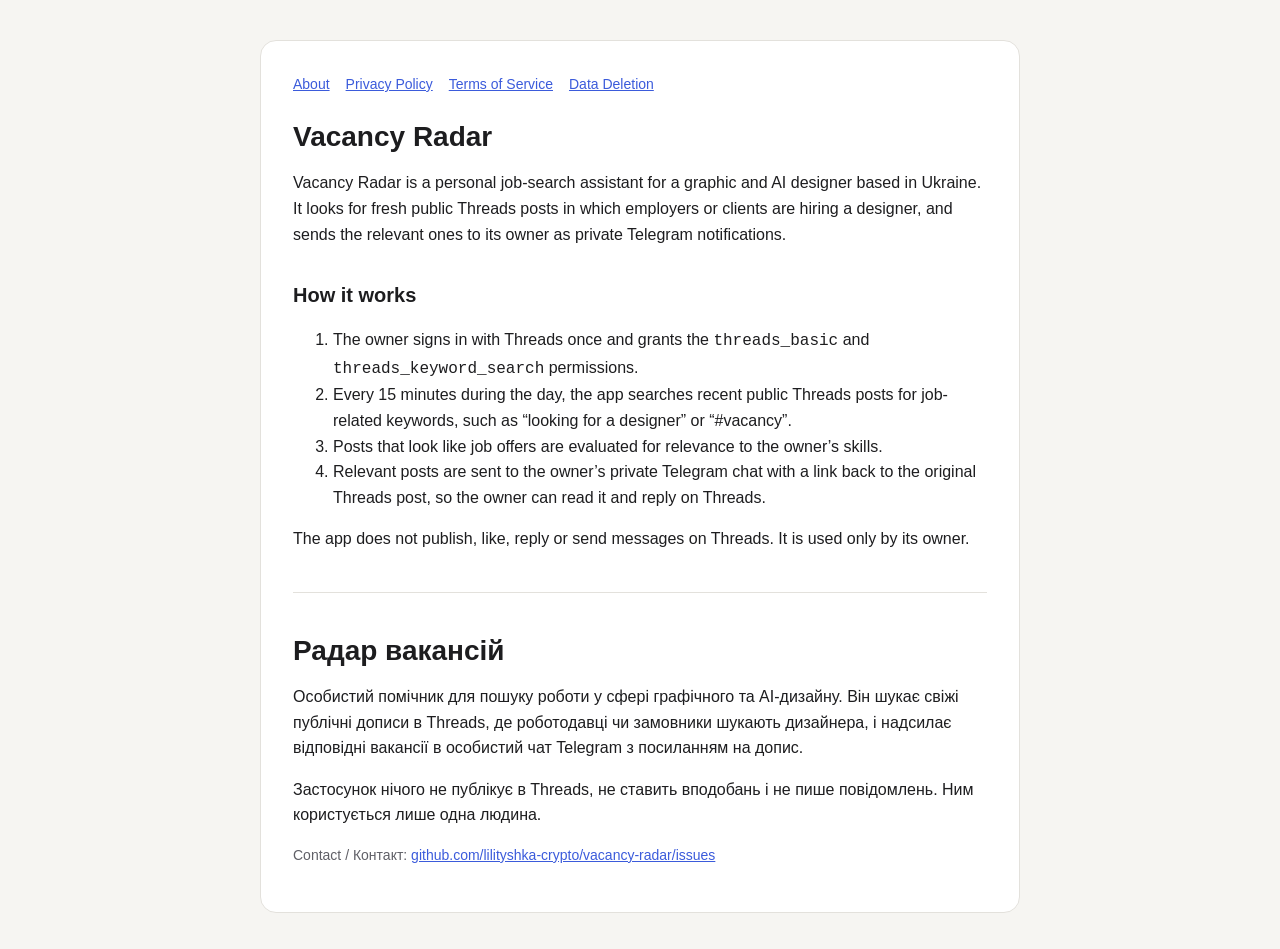
<file: index.html>
<!doctype html>
<html lang="en">
<head>
  <meta charset="utf-8">
  <meta name="viewport" content="width=device-width, initial-scale=1">
  <title>Vacancy Radar</title>
  <link rel="stylesheet" href="style.css">
</head>
<body>
<main>
  <nav>
    <a href="index.html">About</a>
    <a href="privacy.html">Privacy Policy</a>
    <a href="terms.html">Terms of Service</a>
    <a href="data-deletion.html">Data Deletion</a>
  </nav>

  <h1>Vacancy Radar</h1>
  <p>Vacancy Radar is a personal job-search assistant for a graphic and AI designer based in Ukraine.
    It looks for fresh public Threads posts in which employers or clients are hiring a designer,
    and sends the relevant ones to its owner as private Telegram notifications.</p>

  <h2>How it works</h2>
  <ol>
    <li>The owner signs in with Threads once and grants the <code>threads_basic</code> and
      <code>threads_keyword_search</code> permissions.</li>
    <li>Every 15 minutes during the day, the app searches recent public Threads posts for job-related keywords,
      such as “looking for a designer” or “#vacancy”.</li>
    <li>Posts that look like job offers are evaluated for relevance to the owner’s skills.</li>
    <li>Relevant posts are sent to the owner’s private Telegram chat with a link back to the original Threads post,
      so the owner can read it and reply on Threads.</li>
  </ol>
  <p>The app does not publish, like, reply or send messages on Threads. It is used only by its owner.</p>

  <hr>

  <h1>Радар вакансій</h1>
  <p>Особистий помічник для пошуку роботи у сфері графічного та AI-дизайну. Він шукає свіжі публічні
    дописи в Threads, де роботодавці чи замовники шукають дизайнера, і надсилає відповідні вакансії
    в особистий чат Telegram з посиланням на допис.</p>
  <p>Застосунок нічого не публікує в Threads, не ставить вподобань і не пише повідомлень.
    Ним користується лише одна людина.</p>

  <p class="muted">Contact / Контакт:
    <a href="https://github.com/lilityshka-crypto/vacancy-radar/issues">github.com/lilityshka-crypto/vacancy-radar/issues</a></p>
</main>
</body>
</html>
</file>
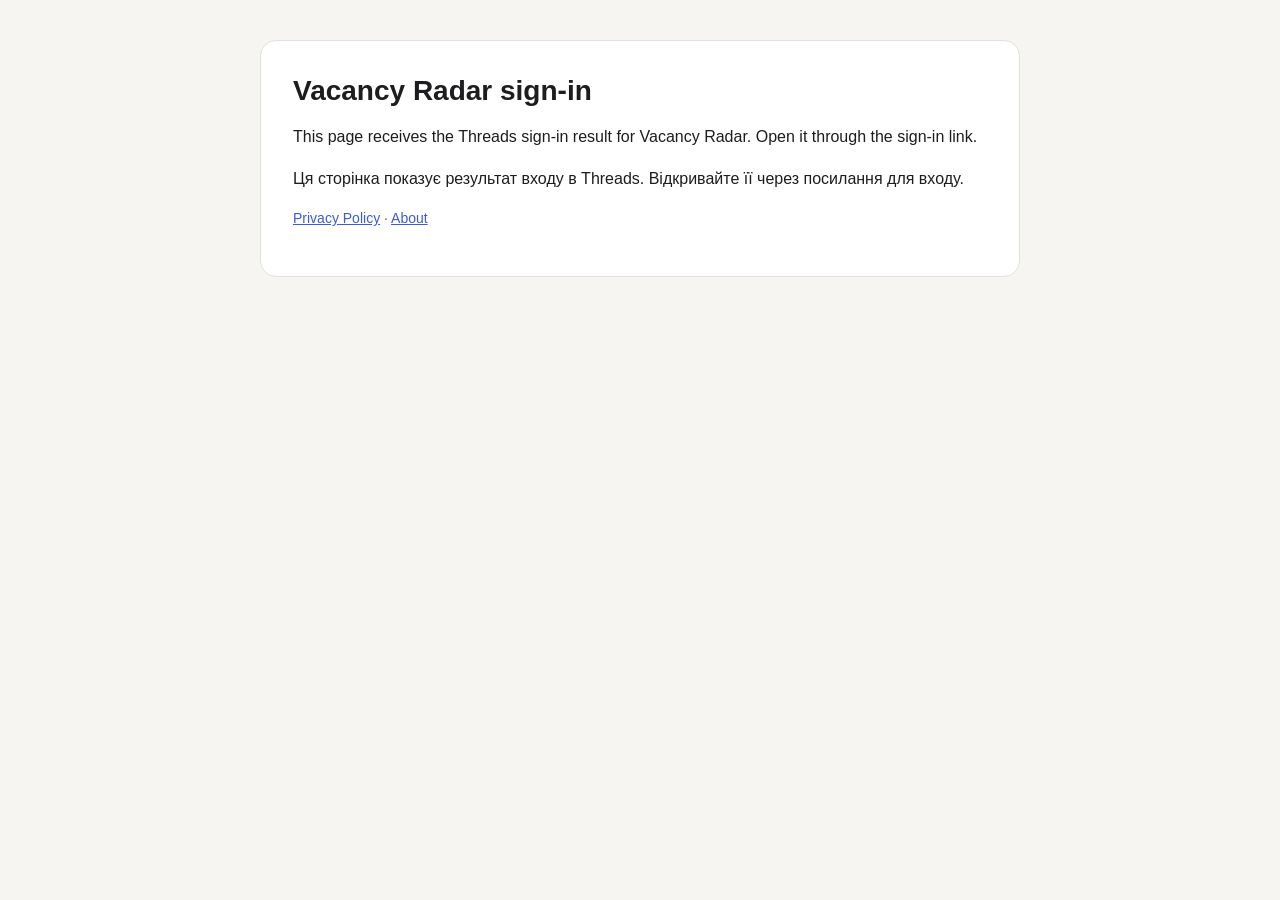
<file: auth.html>
<!doctype html>
<html lang="en">
<head>
  <meta charset="utf-8">
  <meta name="viewport" content="width=device-width, initial-scale=1">
  <meta name="referrer" content="no-referrer">
  <meta name="robots" content="noindex">
  <title>Sign-in — Vacancy Radar</title>
  <link rel="stylesheet" href="style.css">
</head>
<body>
<main>
  <h1 id="title">Vacancy Radar sign-in</h1>
  <div id="ok" hidden>
    <p>Threads sign-in is complete. Copy the code below and paste it into the app’s setup on your computer.
      The code is valid for 1 hour and works only once.</p>
    <p><b>Вхід у Threads виконано.</b> Скопіюйте код і вставте його в чат із Claude.
      Код діє 1 годину і лише один раз.</p>
    <div class="code" id="code"></div>
    <button id="copy" type="button">Copy code / Копіювати код</button>
    <p class="muted" id="copied" hidden>Copied / Скопійовано</p>
  </div>
  <div id="fail" hidden>
    <p>Sign-in was cancelled or failed: <span id="reason"></span></p>
    <p><b>Вхід скасовано або не вдався.</b> Спробуйте ще раз за посиланням, яке дав Claude.</p>
  </div>
  <div id="empty" hidden>
    <p>This page receives the Threads sign-in result for Vacancy Radar. Open it through the sign-in link.</p>
    <p>Ця сторінка показує результат входу в Threads. Відкривайте її через посилання для входу.</p>
  </div>
  <p class="muted"><a href="privacy.html">Privacy Policy</a> · <a href="index.html">About</a></p>
</main>
<script>
  (function () {
    var params = new URLSearchParams(window.location.search);
    var code = (params.get("code") || "").split("#")[0];
    var error = params.get("error_description") || params.get("error");
    if (code) {
      document.getElementById("code").textContent = code;
      document.getElementById("ok").hidden = false;
      document.getElementById("copy").addEventListener("click", function () {
        navigator.clipboard.writeText(code).then(function () {
          document.getElementById("copied").hidden = false;
        });
      });
    } else if (error) {
      document.getElementById("reason").textContent = error;
      document.getElementById("fail").hidden = false;
    } else {
      document.getElementById("empty").hidden = false;
    }
    // Прибираємо код з адресного рядка, щоб він не лишився в історії браузера.
    if (window.location.search) {
      history.replaceState(null, "", window.location.pathname);
    }
  })();
</script>
</body>
</html>
</file>
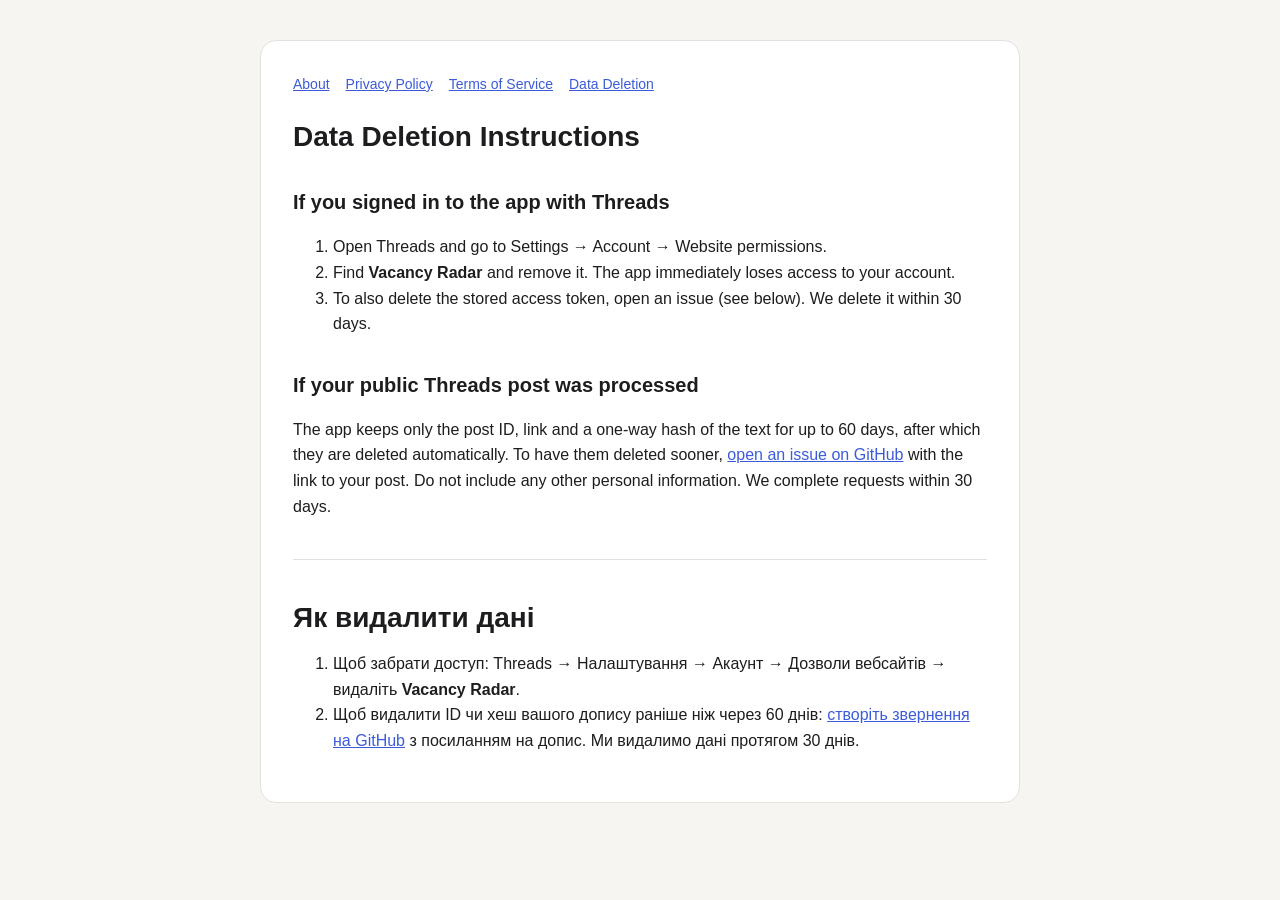
<file: data-deletion.html>
<!doctype html>
<html lang="en">
<head>
  <meta charset="utf-8">
  <meta name="viewport" content="width=device-width, initial-scale=1">
  <title>Data Deletion — Vacancy Radar</title>
  <link rel="stylesheet" href="style.css">
</head>
<body>
<main>
  <nav>
    <a href="index.html">About</a>
    <a href="privacy.html">Privacy Policy</a>
    <a href="terms.html">Terms of Service</a>
    <a href="data-deletion.html">Data Deletion</a>
  </nav>

  <h1>Data Deletion Instructions</h1>

  <h2>If you signed in to the app with Threads</h2>
  <ol>
    <li>Open Threads and go to Settings → Account → Website permissions.</li>
    <li>Find <b>Vacancy Radar</b> and remove it. The app immediately loses access to your account.</li>
    <li>To also delete the stored access token, open an issue (see below). We delete it within 30 days.</li>
  </ol>

  <h2>If your public Threads post was processed</h2>
  <p>The app keeps only the post ID, link and a one-way hash of the text for up to 60 days, after which they are
    deleted automatically. To have them deleted sooner,
    <a href="https://github.com/lilityshka-crypto/vacancy-radar/issues/new">open an issue on GitHub</a> with the link
    to your post. Do not include any other personal information. We complete requests within 30 days.</p>

  <hr>

  <h1>Як видалити дані</h1>
  <ol>
    <li>Щоб забрати доступ: Threads → Налаштування → Акаунт → Дозволи вебсайтів → видаліть <b>Vacancy Radar</b>.</li>
    <li>Щоб видалити ID чи хеш вашого допису раніше ніж через 60 днів:
      <a href="https://github.com/lilityshka-crypto/vacancy-radar/issues/new">створіть звернення на GitHub</a>
      з посиланням на допис. Ми видалимо дані протягом 30 днів.</li>
  </ol>
</main>
</body>
</html>
</file>
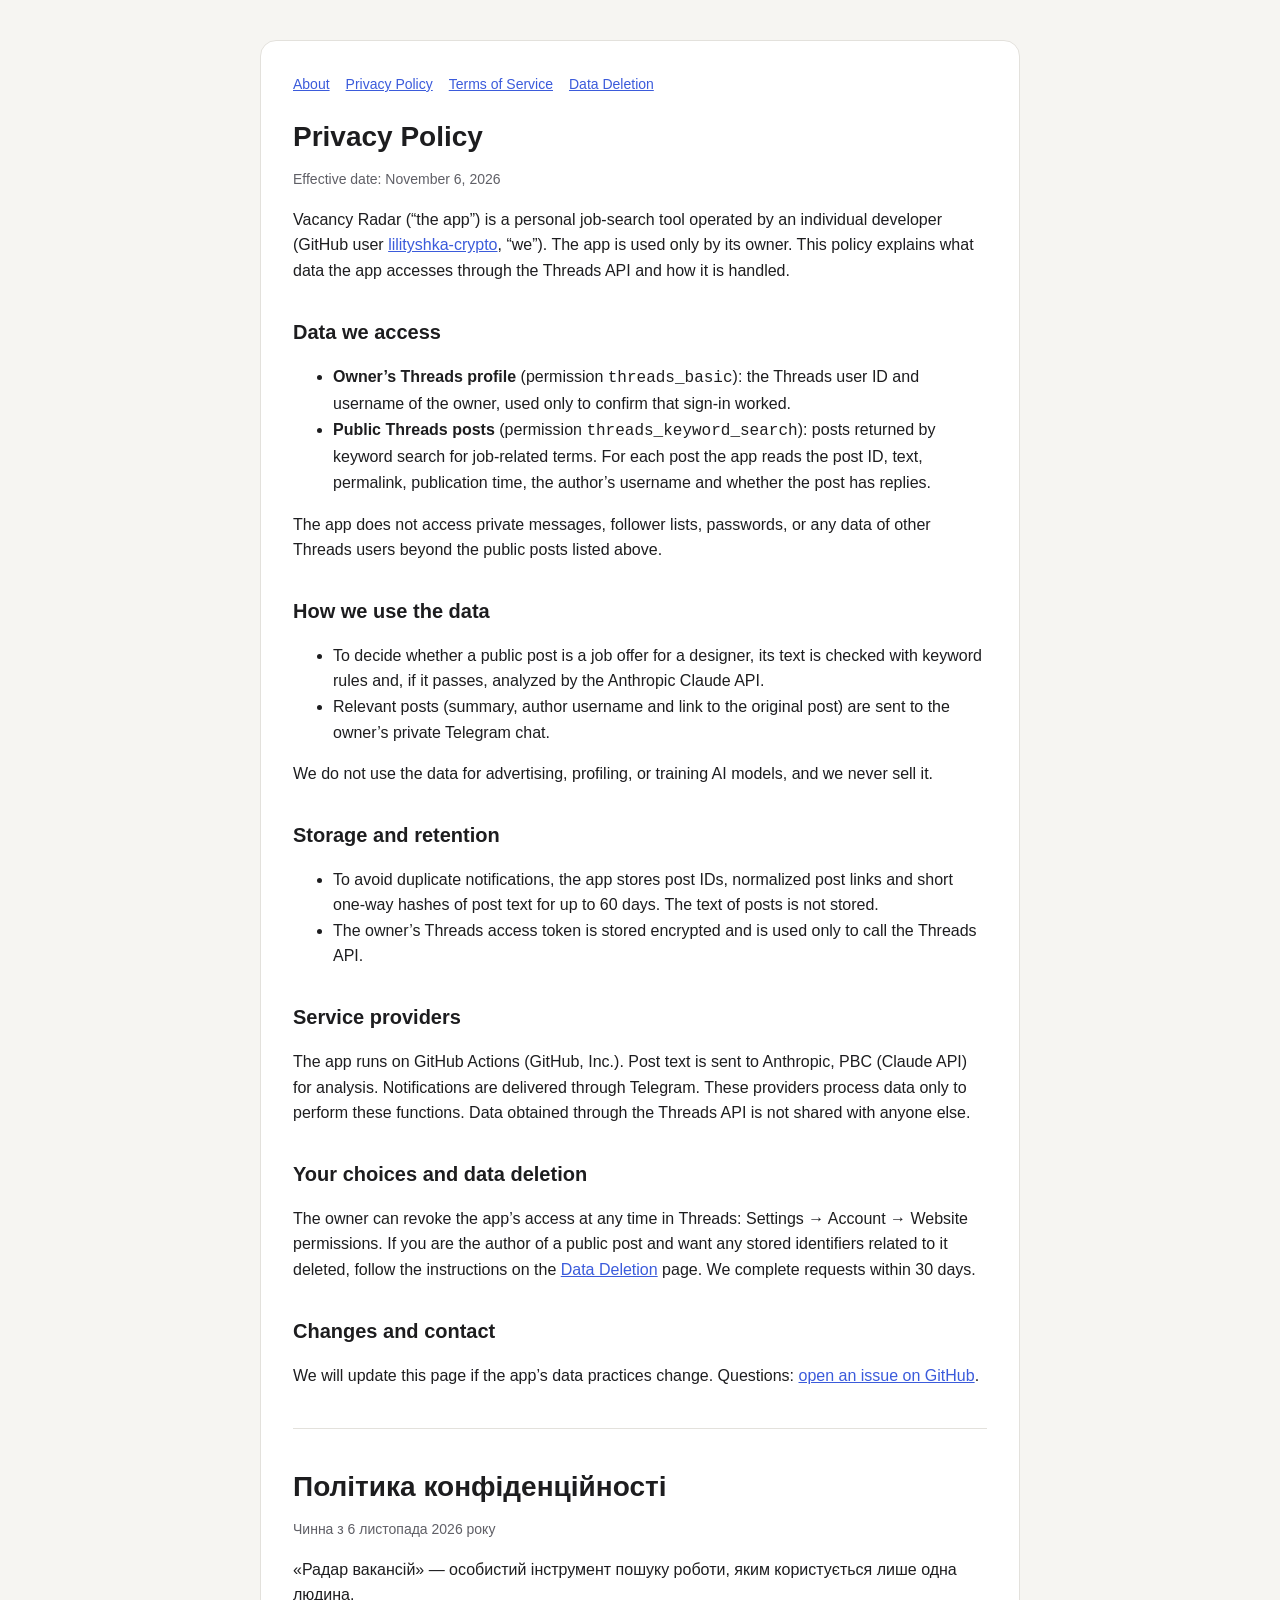
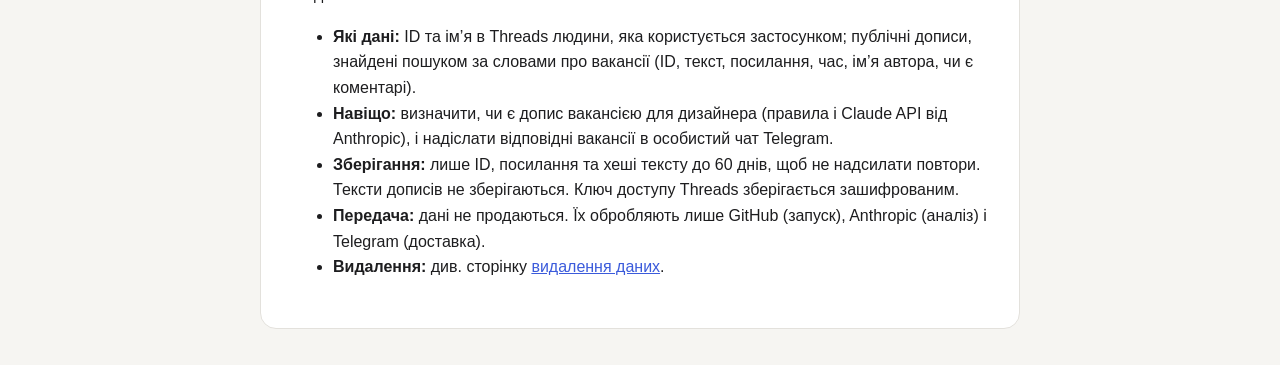
<file: privacy.html>
<!doctype html>
<html lang="en">
<head>
  <meta charset="utf-8">
  <meta name="viewport" content="width=device-width, initial-scale=1">
  <title>Privacy Policy — Vacancy Radar</title>
  <link rel="stylesheet" href="style.css">
</head>
<body>
<main>
  <nav>
    <a href="index.html">About</a>
    <a href="privacy.html">Privacy Policy</a>
    <a href="terms.html">Terms of Service</a>
    <a href="data-deletion.html">Data Deletion</a>
  </nav>

  <h1>Privacy Policy</h1>
  <p class="muted">Effective date: November 6, 2026</p>

  <p>Vacancy Radar (“the app”) is a personal job-search tool operated by an individual developer
    (GitHub user <a href="https://github.com/lilityshka-crypto">lilityshka-crypto</a>, “we”).
    The app is used only by its owner. This policy explains what data the app accesses through the Threads API
    and how it is handled.</p>

  <h2>Data we access</h2>
  <ul>
    <li><b>Owner’s Threads profile</b> (permission <code>threads_basic</code>): the Threads user ID and username of the
      owner, used only to confirm that sign-in worked.</li>
    <li><b>Public Threads posts</b> (permission <code>threads_keyword_search</code>): posts returned by keyword search
      for job-related terms. For each post the app reads the post ID, text, permalink, publication time,
      the author’s username and whether the post has replies.</li>
  </ul>
  <p>The app does not access private messages, follower lists, passwords, or any data of other Threads users
    beyond the public posts listed above.</p>

  <h2>How we use the data</h2>
  <ul>
    <li>To decide whether a public post is a job offer for a designer, its text is checked with keyword rules and,
      if it passes, analyzed by the Anthropic Claude API.</li>
    <li>Relevant posts (summary, author username and link to the original post) are sent to the owner’s private
      Telegram chat.</li>
  </ul>
  <p>We do not use the data for advertising, profiling, or training AI models, and we never sell it.</p>

  <h2>Storage and retention</h2>
  <ul>
    <li>To avoid duplicate notifications, the app stores post IDs, normalized post links and short one-way hashes of
      post text for up to 60 days. The text of posts is not stored.</li>
    <li>The owner’s Threads access token is stored encrypted and is used only to call the Threads API.</li>
  </ul>

  <h2>Service providers</h2>
  <p>The app runs on GitHub Actions (GitHub, Inc.). Post text is sent to Anthropic, PBC (Claude API) for analysis.
    Notifications are delivered through Telegram. These providers process data only to perform these functions.
    Data obtained through the Threads API is not shared with anyone else.</p>

  <h2>Your choices and data deletion</h2>
  <p>The owner can revoke the app’s access at any time in Threads: Settings → Account → Website permissions.
    If you are the author of a public post and want any stored identifiers related to it deleted, follow the
    instructions on the <a href="data-deletion.html">Data Deletion</a> page. We complete requests within 30 days.</p>

  <h2>Changes and contact</h2>
  <p>We will update this page if the app’s data practices change. Questions:
    <a href="https://github.com/lilityshka-crypto/vacancy-radar/issues">open an issue on GitHub</a>.</p>

  <hr>

  <h1>Політика конфіденційності</h1>
  <p class="muted">Чинна з 6 листопада 2026 року</p>
  <p>«Радар вакансій» — особистий інструмент пошуку роботи, яким користується лише одна людина.</p>
  <ul>
    <li><b>Які дані:</b> ID та ім’я в Threads людини, яка користується застосунком; публічні дописи, знайдені
      пошуком за словами про вакансії (ID, текст, посилання, час, ім’я автора, чи є коментарі).</li>
    <li><b>Навіщо:</b> визначити, чи є допис вакансією для дизайнера (правила і Claude API від Anthropic),
      і надіслати відповідні вакансії в особистий чат Telegram.</li>
    <li><b>Зберігання:</b> лише ID, посилання та хеші тексту до 60 днів, щоб не надсилати повтори. Тексти дописів
      не зберігаються. Ключ доступу Threads зберігається зашифрованим.</li>
    <li><b>Передача:</b> дані не продаються. Їх обробляють лише GitHub (запуск), Anthropic (аналіз)
      і Telegram (доставка).</li>
    <li><b>Видалення:</b> див. сторінку <a href="data-deletion.html">видалення даних</a>.</li>
  </ul>
</main>
</body>
</html>
</file>
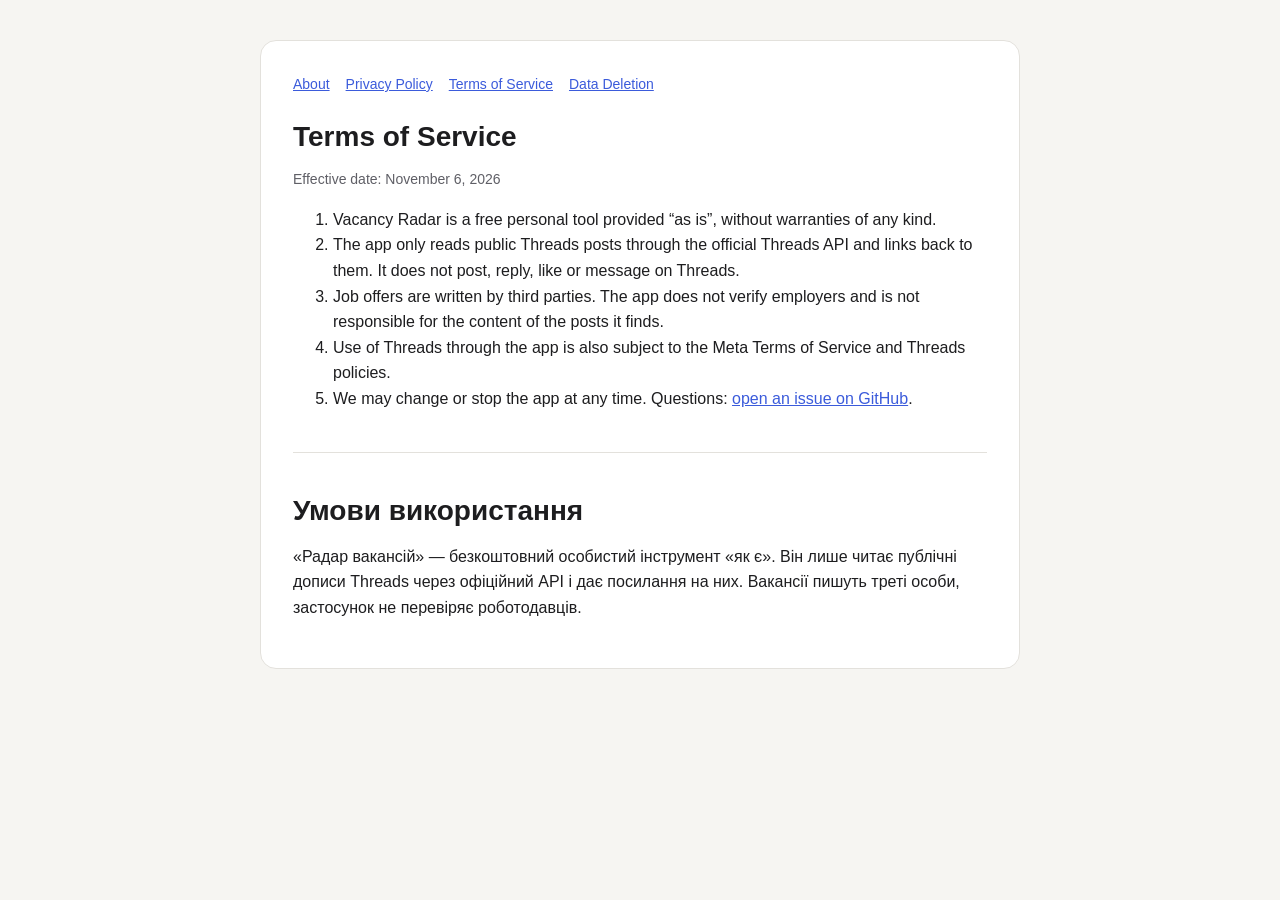
<file: terms.html>
<!doctype html>
<html lang="en">
<head>
  <meta charset="utf-8">
  <meta name="viewport" content="width=device-width, initial-scale=1">
  <title>Terms of Service — Vacancy Radar</title>
  <link rel="stylesheet" href="style.css">
</head>
<body>
<main>
  <nav>
    <a href="index.html">About</a>
    <a href="privacy.html">Privacy Policy</a>
    <a href="terms.html">Terms of Service</a>
    <a href="data-deletion.html">Data Deletion</a>
  </nav>

  <h1>Terms of Service</h1>
  <p class="muted">Effective date: November 6, 2026</p>
  <ol>
    <li>Vacancy Radar is a free personal tool provided “as is”, without warranties of any kind.</li>
    <li>The app only reads public Threads posts through the official Threads API and links back to them.
      It does not post, reply, like or message on Threads.</li>
    <li>Job offers are written by third parties. The app does not verify employers and is not responsible for the
      content of the posts it finds.</li>
    <li>Use of Threads through the app is also subject to the Meta Terms of Service and Threads policies.</li>
    <li>We may change or stop the app at any time. Questions:
      <a href="https://github.com/lilityshka-crypto/vacancy-radar/issues">open an issue on GitHub</a>.</li>
  </ol>

  <hr>

  <h1>Умови використання</h1>
  <p>«Радар вакансій» — безкоштовний особистий інструмент «як є». Він лише читає публічні дописи Threads через
    офіційний API і дає посилання на них. Вакансії пишуть треті особи, застосунок не перевіряє роботодавців.</p>
</main>
</body>
</html>
</file>
<file: style.css>
:root {
  --bg: #f6f5f2;
  --card: #ffffff;
  --text: #1d1d1f;
  --muted: #5f5f66;
  --accent: #3b5bdb;
  --border: #e3e1dc;
  --code-bg: #f0efeb;
}
@media (prefers-color-scheme: dark) {
  :root {
    --bg: #141416;
    --card: #1e1e22;
    --text: #ececef;
    --muted: #a3a3ad;
    --accent: #8ea6ff;
    --border: #2e2e34;
    --code-bg: #26262b;
  }
}
* { box-sizing: border-box; }
body {
  margin: 0;
  background: var(--bg);
  color: var(--text);
  font: 16px/1.6 -apple-system, BlinkMacSystemFont, "Segoe UI", Roboto, Helvetica, Arial, sans-serif;
}
main {
  max-width: 760px;
  margin: 40px auto;
  padding: 32px;
  background: var(--card);
  border: 1px solid var(--border);
  border-radius: 16px;
}
@media (max-width: 800px) {
  main { margin: 16px; padding: 20px; }
}
h1 { font-size: 28px; line-height: 1.25; margin: 0 0 8px; }
h2 { font-size: 20px; margin: 32px 0 8px; }
h3 { font-size: 17px; margin: 20px 0 4px; }
p, li { color: var(--text); }
.muted { color: var(--muted); font-size: 14px; }
a { color: var(--accent); }
nav { display: flex; flex-wrap: wrap; gap: 16px; margin: 0 0 24px; font-size: 14px; }
hr { border: 0; border-top: 1px solid var(--border); margin: 40px 0; }
.code {
  font: 15px/1.5 ui-monospace, SFMono-Regular, Consolas, monospace;
  background: var(--code-bg);
  border: 1px solid var(--border);
  border-radius: 10px;
  padding: 14px;
  word-break: break-all;
  user-select: all;
}
button {
  margin-top: 12px;
  padding: 10px 18px;
  font: inherit;
  color: #fff;
  background: var(--accent);
  border: 0;
  border-radius: 10px;
  cursor: pointer;
}
</file>
